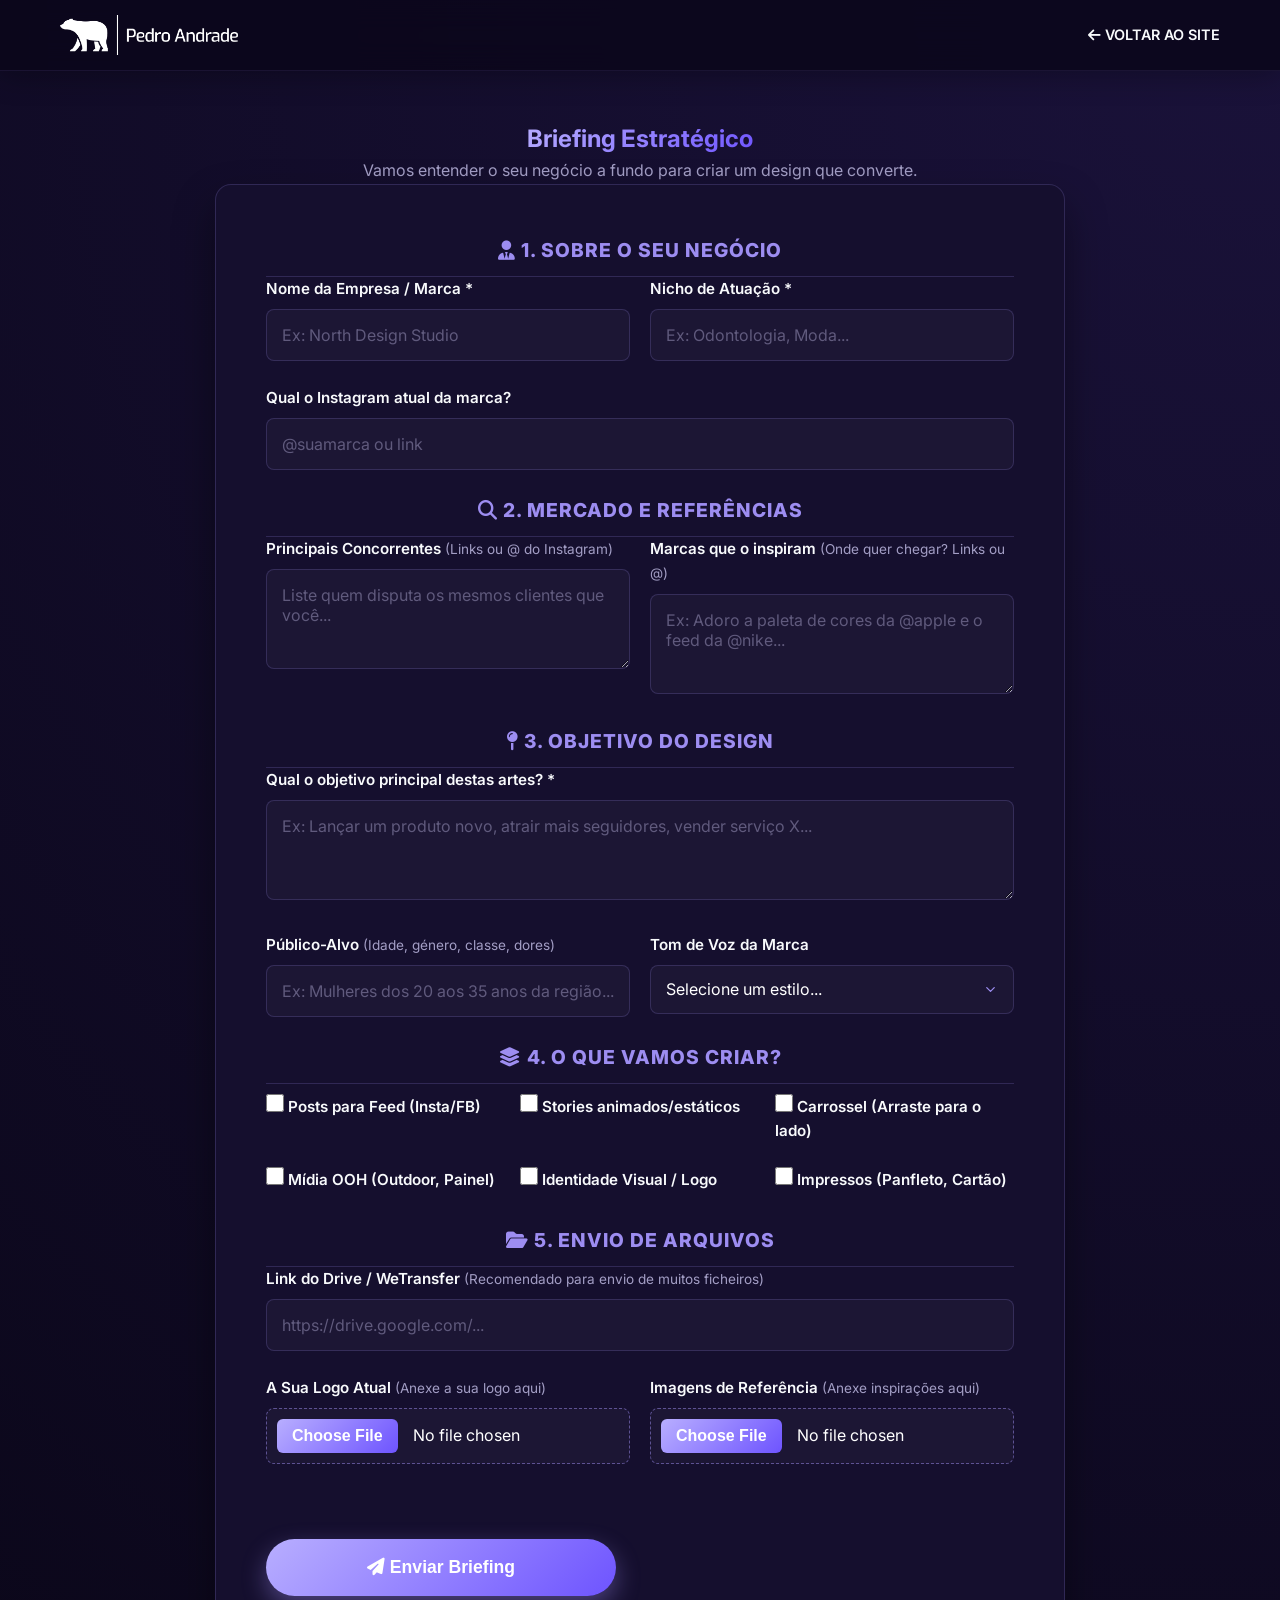
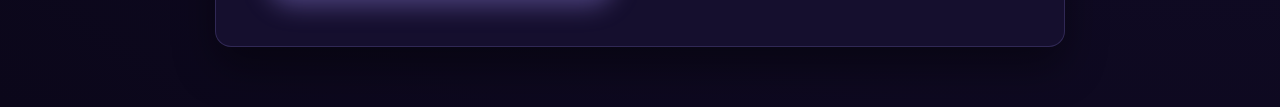
<file: briefing.html>
<!DOCTYPE html>
<html lang="pt-BR">

<head>
    <meta charset="UTF-8">
    <meta name="viewport" content="width=device-width, initial-scale=1.0">
    <title>Briefing Estratégico | North Design Studio</title>

    <link href="https://fonts.googleapis.com/css2?family=Inter:wght@300;400;600;800&display=swap" rel="stylesheet">
    <link rel="stylesheet" href="https://cdnjs.cloudflare.com/ajax/libs/font-awesome/6.4.0/css/all.min.css">

    <link rel="stylesheet" href="src/css/style.css">

    <link rel="stylesheet" href="src/css/briefing.css">
</head>

<body>

    <header class="navbar scrolled" id="navbar">
        <div class="nav-container">
            <a href="index.html" class="logo-link">
                <img src="src/img/perfil/logo site.png" alt="North Design Studio" class="logo-img" height="40"
                    style="filter: brightness(0) invert(1);">
            </a>
            <nav class="nav-links" style="display: flex;">
                <a href="index.html"><i class="fas fa-arrow-left"></i> Voltar ao site</a>
            </nav>
        </div>
    </header>

    <section class="briefing-section">
        <div class="container text-center">
            <h1 class="gradient-text mb-2">Briefing Estratégico</h1>
            <p class="mb-5" style="color: var(--text-muted);">Vamos entender o seu negócio a fundo para criar um design
                que converte.</p>

            <div class="form-container reveal active">

                <form action="https://formsubmit.co/contatopedrohaa@gmail.com" method="POST"
                    enctype="multipart/form-data">

                    <input type="hidden" name="_subject" value="🔥 NOVO BRIEFING: Projeto de Design">
                    <input type="hidden" name="_template" value="table">
                    <input type="hidden" name="_captcha" value="false">

                    <h3 class="form-section-title"><i class="fas fa-user-tie"></i> 1. Sobre o seu negócio</h3>

                    <div class="form-row">
                        <div class="form-group">
                            <label for="nome">Nome da Empresa / Marca *</label>
                            <input type="text" id="nome" name="Cliente" class="form-control"
                                placeholder="Ex: North Design Studio" required>
                        </div>
                        <div class="form-group">
                            <label for="nicho">Nicho de Atuação *</label>
                            <input type="text" id="nicho" name="Nicho" class="form-control"
                                placeholder="Ex: Odontologia, Moda..." required>
                        </div>
                    </div>

                    <div class="form-group">
                        <label for="instaCliente">Qual o Instagram atual da marca?</label>
                        <input type="text" id="instaCliente" name="Instagram" class="form-control"
                            placeholder="@suamarca ou link">
                    </div>

                    <h3 class="form-section-title"><i class="fas fa-search"></i> 2. Mercado e Referências</h3>

                    <div class="form-row">
                        <div class="form-group">
                            <label for="concorrentes">Principais Concorrentes <span>(Links ou @ do
                                    Instagram)</span></label>
                            <textarea id="concorrentes" name="Concorrentes" class="form-control"
                                placeholder="Liste quem disputa os mesmos clientes que você..."></textarea>
                        </div>
                        <div class="form-group">
                            <label for="inspiracoes">Marcas que o inspiram <span>(Onde quer chegar? Links ou
                                    @)</span></label>
                            <textarea id="inspiracoes" name="Inspiracoes" class="form-control"
                                placeholder="Ex: Adoro a paleta de cores da @apple e o feed da @nike..."></textarea>
                        </div>
                    </div>

                    <h3 class="form-section-title"><i class="fas fa-map-pin"></i> 3. Objetivo do Design</h3>

                    <div class="form-group">
                        <label for="objetivo">Qual o objetivo principal destas artes? *</label>
                        <textarea id="objetivo" name="Objetivo" class="form-control"
                            placeholder="Ex: Lançar um produto novo, atrair mais seguidores, vender serviço X..."
                            required></textarea>
                    </div>

                    <div class="form-row">
                        <div class="form-group">
                            <label for="publico">Público-Alvo <span>(Idade, género, classe, dores)</span></label>
                            <input type="text" id="publico" name="Publico_Alvo" class="form-control"
                                placeholder="Ex: Mulheres dos 20 aos 35 anos da região...">
                        </div>
                        <div class="form-group">
                            <label for="tomVoz">Tom de Voz da Marca</label>
                            <select id="tomVoz" name="Tom_de_Voz" class="form-control">
                                <option value="Não Definido">Selecione um estilo...</option>
                                <option value="Sério e Corporativo">Sério, Elegante e Corporativo</option>
                                <option value="Jovem e Descontraído">Jovem, Divertido e Descontraído</option>
                                <option value="Agressivo (Varejo)">Agressivo / Focado em Promoção (Varejo)</option>
                                <option value="Minimalista e Sofisticado">Minimalista e Sofisticado</option>
                            </select>
                        </div>
                    </div>

                    <h3 class="form-section-title"><i class="fas fa-layer-group"></i> 4. O que vamos criar?</h3>
                    <div class="form-group">
                        <div class="checkbox-grid">
                            <label class="checkbox-item"><input type="checkbox" name="Entregaveis[]" value="Post Feed">
                                Posts para Feed (Insta/FB)</label>
                            <label class="checkbox-item"><input type="checkbox" name="Entregaveis[]" value="Stories">
                                Stories animados/estáticos</label>
                            <label class="checkbox-item"><input type="checkbox" name="Entregaveis[]" value="Carrossel">
                                Carrossel (Arraste para o lado)</label>
                            <label class="checkbox-item"><input type="checkbox" name="Entregaveis[]" value="Mídia OOH">
                                Mídia OOH (Outdoor, Painel)</label>
                            <label class="checkbox-item"><input type="checkbox" name="Entregaveis[]"
                                    value="Identidade Visual"> Identidade Visual / Logo</label>
                            <label class="checkbox-item"><input type="checkbox" name="Entregaveis[]" value="Impressos">
                                Impressos (Panfleto, Cartão)</label>
                        </div>
                    </div>

                    <h3 class="form-section-title"><i class="fas fa-folder-open"></i> 5. Envio de Arquivos</h3>

                    <div class="form-group">
                        <label for="arquivosLink">Link do Drive / WeTransfer <span>(Recomendado para envio de muitos
                                ficheiros)</span></label>
                        <input type="url" id="arquivosLink" name="Link_Arquivos" class="form-control"
                            placeholder="https://drive.google.com/...">
                    </div>

                    <div class="form-row">
                        <div class="form-group">
                            <label for="logoUpload">A Sua Logo Atual <span>(Anexe a sua logo aqui)</span></label>
                            <input type="file" id="logoUpload" name="Anexo_Logo" class="form-control"
                                accept="image/*,.zip,.rar,.ai,.eps,.pdf">
                        </div>
                        <div class="form-group">
                            <label for="refUpload">Imagens de Referência <span>(Anexe inspirações aqui)</span></label>
                            <input type="file" id="refUpload" name="Anexo_Referencias" class="form-control"
                                accept="image/*,.zip,.rar">
                        </div>
                    </div>

                    <div class="form-group text-center" style="margin-top: 50px; margin-bottom: 0;">
                        <button type="submit" class="btn btn-primary"
                            style="width: 100%; max-width: 350px; border: none; font-size: 1.1rem; padding: 18px;">
                            <i class="fas fa-paper-plane"></i> Enviar Briefing
                        </button>
                    </div>

                </form>
            </div>
        </div>
    </section>

</body>

</html>
</file>
<file: src/css/style.css>
/* --- PALETA E VARIÁVEIS --- */
:root {
    --bg-dark: #0b071a;
    --bg-card: #150f2e;
    --text-main: #f8fafc;
    --text-muted: #a39ec5;
    --primary-color: #9d8df1;
    --primary-glow: rgba(157, 141, 241, 0.4);
    --gradient-accent: linear-gradient(135deg, #b8aeff 0%, #6e54ff 100%);
}

* {
    margin: 0;
    padding: 0;
    box-sizing: border-box;
    scroll-behavior: smooth;
}

body {
    font-family: 'Inter', sans-serif;
    background-color: var(--bg-dark);
    color: var(--text-main);
    line-height: 1.6;
    overflow-x: hidden;
}

/* EFEITO GLOW DO MOUSE */
#mouse-glow {
    position: fixed;
    top: 0;
    left: 0;
    width: 600px;
    height: 600px;
    background: radial-gradient(circle, rgba(110, 84, 255, 0.08) 0%, transparent 60%);
    border-radius: 50%;
    transform: translate(-50%, -50%);
    pointer-events: none;
    z-index: 1;
    transition: opacity 0.3s ease;
    opacity: 0;
}

.container {
    max-width: 1200px;
    margin: 0 auto;
    padding: 0 20px;
    position: relative;
    z-index: 10;
}

.gradient-text {
    background: var(--gradient-accent);
    -webkit-background-clip: text;
    -webkit-text-fill-color: transparent;
    display: inline-block;
}

.section-title {
    font-size: 2.5rem;
    font-weight: 800;
    margin-bottom: 3rem;
    text-align: center;
}

/* NAVBAR */
.navbar {
    position: fixed;
    top: 0;
    width: 100%;
    padding: 20px 0;
    z-index: 1000;
    transition: all 0.3s ease;
}

.navbar.scrolled {
    background: rgba(11, 7, 26, 0.85);
    backdrop-filter: blur(15px);
    padding: 15px 0;
    box-shadow: 0 4px 30px rgba(0, 0, 0, 0.3);
    border-bottom: 1px solid rgba(157, 141, 241, 0.1);
}

.nav-container {
    max-width: 1200px;
    margin: 0 auto;
    padding: 0 20px;
    display: flex;
    justify-content: space-between;
    align-items: center;
}

.logo-link {
    display: flex;
    align-items: center;
    text-decoration: none;
}

.logo-img {
    max-height: 45px;
    width: auto;
    transition: transform 0.3s ease;
    filter: brightness(0) invert(1);
}

.logo-img:hover {
    transform: scale(1.05);
}

.nav-links a {
    color: var(--text-main);
    text-decoration: none;
    margin-left: 30px;
    font-weight: 600;
    font-size: 0.9rem;
    text-transform: uppercase;
    transition: all 0.3s;
}

.nav-links a:hover {
    color: var(--primary-color);
    text-shadow: 0 0 10px var(--primary-glow);
}

.menu-btn {
    display: none;
    background: none;
    border: none;
    color: white;
    font-size: 1.5rem;
    cursor: pointer;
}

/* HERO SECTION */
.hero {
    height: 100vh;
    display: flex;
    align-items: center;
    justify-content: center;
    text-align: center;
    padding: 0 20px;
    background: radial-gradient(circle at top right, #1a123a 0%, var(--bg-dark) 100%);
    position: sticky;
    top: 0;
    z-index: 1;
}

.hero h1 {
    font-size: 4rem;
    line-height: 1.1;
    margin-bottom: 20px;
    max-width: 900px;
}

.hero .subtitle {
    font-size: 1.5rem;
    color: var(--text-muted);
    margin-bottom: 40px;
    height: 30px;
}

/* SEÇÕES GERAIS */
.about,
.portfolio,
.contact,
.curriculo {
    position: relative;
    z-index: 10;
    background-color: var(--bg-dark);
    border-top: 1px solid rgba(157, 141, 241, 0.05);
    padding: 120px 0;
}

.floating-element {
    animation: float 6s ease-in-out infinite;
}

@keyframes float {
    0% {
        transform: translateY(0px);
    }

    50% {
        transform: translateY(-15px);
    }

    100% {
        transform: translateY(0px);
    }
}

/* BOTÕES */
.btn {
    padding: 15px 35px;
    border-radius: 50px;
    font-weight: 600;
    text-decoration: none;
    transition: all 0.3s ease;
    display: inline-block;
    cursor: pointer;
    border: 1px solid transparent;
}

.btn-primary {
    background: var(--gradient-accent);
    color: white;
    box-shadow: 0 10px 25px var(--primary-glow);
}

.btn-primary:hover {
    transform: translateY(-3px);
    box-shadow: 0 15px 35px var(--primary-glow);
    border: 1px solid #fff;
}

.btn-outline {
    background: rgba(255, 255, 255, 0.03);
    color: var(--text-main);
    border: 1px solid rgba(157, 141, 241, 0.3);
    margin-left: 15px;
    backdrop-filter: blur(5px);
}

.btn-outline:hover {
    border-color: var(--primary-color);
    background: rgba(157, 141, 241, 0.1);
}

/* SOBRE MIM */
.about-grid {
    display: grid;
    grid-template-columns: 1fr 2fr;
    gap: 130px;
    align-items: start;
}

.about-text p {
    color: var(--text-muted);
    margin-bottom: 15px;
    font-size: 1.1rem;
}

.profile-wrapper {
    position: sticky;
    top: 120px;
    z-index: 20;
    width: 300px;
    height: 500px;
    margin: 0 auto;
    background: transparent;
    animation: float-profile 6s ease-in-out infinite;
}

.profile-img {
    width: 100%;
    height: 100%;
    object-fit: cover;
    position: relative;
    z-index: 20;
    -webkit-mask-image: linear-gradient(to bottom, black 60%, transparent 100%);
    mask-image: linear-gradient(to bottom, black 60%, transparent 100%);
}

@keyframes float-profile {
    0% {
        transform: translateY(0px);
    }

    50% {
        transform: translateY(-15px);
    }

    100% {
        transform: translateY(0px);
    }
}

.about-skills {
    position: absolute;
    top: 0;
    left: 0;
    width: 100%;
    height: 100%;
    pointer-events: none;
}

.skill-tag {
    position: absolute;
    background: var(--bg-card);
    padding: 12px 20px;
    border-radius: 8px;
    font-weight: 600;
    border: 1px solid rgba(157, 141, 241, 0.15);
    transition: all 0.3s ease;
    pointer-events: auto;
    white-space: nowrap;
    box-shadow: 0 4px 15px rgba(0, 0, 0, 0.3);
    animation: float-skill 4s ease-in-out infinite;
    z-index: 30;
    font-size: 0.9rem;
}

.skill-tag:hover {
    border-color: var(--primary-color);
    transform: scale(1.05);
    box-shadow: 0 5px 15px var(--primary-glow);
}

.skill-tag i {
    color: var(--primary-color);
    margin-right: 8px;
}

.skill-1 {
    top: 15%;
    left: -35%;
    animation-delay: 0s;
    z-index: 10;
}

.skill-2 {
    top: 40%;
    right: -45%;
    animation-delay: 1.5s;
    z-index: 30;
}

.skill-3 {
    bottom: 25%;
    left: -25%;
    animation-delay: 0.7s;
    z-index: 30;
}

.skill-4 {
    bottom: 5%;
    right: -30%;
    animation-delay: 2.2s;
    z-index: 30;
}

@keyframes float-skill {
    0% {
        transform: translateY(0px);
    }

    50% {
        transform: translateY(-8px);
    }

    100% {
        transform: translateY(0px);
    }
}

/* PORTFÓLIO E CARROSSÉIS */
.carousel-viewport {
    width: 100%;
    overflow-x: auto;
    scroll-behavior: auto;
    position: relative;
    padding-bottom: 20px;
    mask-image: linear-gradient(to right, transparent, black 5%, black 95%, transparent);
    -webkit-mask-image: linear-gradient(to right, transparent, black 5%, black 95%, transparent);
    cursor: grab;
    -ms-overflow-style: none;
    scrollbar-width: none;
}

.carousel-viewport::-webkit-scrollbar {
    display: none;
}

.carousel-viewport:active {
    cursor: grabbing;
}

.carousel-track {
    display: flex;
    gap: 20px;
    width: max-content;
    padding: 10px 0;
}

#track-web {
    min-width: 100%;
    justify-content: center;
}

.card-horizontal {
    width: 320px;
    flex-shrink: 0;
    margin-bottom: 0;
    background: var(--bg-card);
    border-radius: 16px;
    overflow: hidden;
    transition: all 0.4s cubic-bezier(0.175, 0.885, 0.32, 1.275);
    border: 1px solid rgba(157, 141, 241, 0.1);
}

.card-horizontal:hover {
    transform: translateY(-10px) scale(1.02);
    box-shadow: 0 20px 40px rgba(0, 0, 0, 0.5);
    border-color: rgba(157, 141, 241, 0.5);
}

.card-horizontal .card-img {
    height: 320px;
    background-size: cover;
    background-position: center;
    border-bottom: 1px solid rgba(255, 255, 255, 0.05);
}

.card-body {
    padding: 30px;
}

.card-horizontal h3 {
    font-size: 1.2rem;
    margin-bottom: 5px;
}

.badge {
    background: rgba(157, 141, 241, 0.15);
    color: var(--primary-color);
    padding: 5px 12px;
    border-radius: 20px;
    font-size: 0.8rem;
    font-weight: 800;
    text-transform: uppercase;
    display: inline-block;
    margin-bottom: 15px;
    border: 1px solid rgba(157, 141, 241, 0.3);
}

/* MODAIS */
.modal-overlay {
    position: fixed;
    top: 0;
    left: 0;
    width: 100%;
    height: 100%;
    background: rgba(11, 7, 26, 0.95);
    backdrop-filter: blur(10px);
    z-index: 2000;
    display: flex;
    justify-content: center;
    align-items: center;
    opacity: 0;
    visibility: hidden;
    transition: all 0.4s cubic-bezier(0.4, 0, 0.2, 1);
}

.modal-overlay.ativo {
    opacity: 1;
    visibility: visible;
}

.modal-content {
    background: var(--bg-card);
    width: 90%;
    max-height: 85vh;
    border-radius: 20px;
    border: 1px solid rgba(157, 141, 241, 0.2);
    box-shadow: 0 25px 50px rgba(0, 0, 0, 0.8);
    overflow-y: auto;
    position: relative;
    transform: translateY(30px) scale(0.95);
    transition: all 0.4s cubic-bezier(0.4, 0, 0.2, 1);
}

.modal-overlay.ativo .modal-content {
    transform: translateY(0) scale(1);
}

.fechar-btn {
    position: absolute;
    top: 20px;
    right: 25px;
    background: rgba(157, 141, 241, 0.1);
    border: 1px solid rgba(157, 141, 241, 0.3);
    color: white;
    font-size: 1.5rem;
    width: 40px;
    height: 40px;
    border-radius: 50%;
    cursor: pointer;
    transition: all 0.3s;
    display: flex;
    align-items: center;
    justify-content: center;
    z-index: 10;
}

.fechar-btn:hover {
    background: var(--primary-color);
    transform: rotate(90deg);
}

.modal-behance {
    max-width: 1000px;
    padding: 0;
    overflow-x: hidden;
}

.modal-behance .modal-header {
    padding: 40px 20px 20px;
    margin-bottom: 0;
    background: var(--bg-card);
    text-align: center;
    border-bottom: 1px solid rgba(255, 255, 255, 0.05);
}

/* GRID 60 COLUNAS DO MODAL */
.dynamic-grid {
    display: grid;
    grid-template-columns: repeat(60, 1fr);
    gap: 15px;
    padding: 20px;
    background: #0a0715;
    align-items: stretch;
}

.dynamic-grid img {
    width: 100%;
    height: 100%;
    object-fit: cover;
    border-radius: 8px;
    cursor: zoom-in;
    transition: transform 0.2s, box-shadow 0.2s;
    border: 1px solid rgba(255, 255, 255, 0.05);
}

.dynamic-grid img:hover {
    transform: scale(1.02);
    box-shadow: 0 10px 20px rgba(0, 0, 0, 0.5);
    border-color: var(--primary-color);
}

.modal-iframe {
    width: 95%;
    max-width: 1400px;
    height: 90vh;
    padding: 50px 10px 10px 10px;
    display: flex;
    flex-direction: column;
    background: var(--bg-dark);
}

.iframe-wrapper {
    flex-grow: 1;
    width: 100%;
    background: #ffffff;
    border-radius: 12px;
    overflow: hidden;
}

.iframe-wrapper iframe {
    width: 100%;
    height: 100%;
}

.lightbox-overlay {
    position: fixed;
    top: 0;
    left: 0;
    width: 100%;
    height: 100%;
    background: rgba(0, 0, 0, 0.95);
    backdrop-filter: blur(10px);
    z-index: 3000;
    display: flex;
    justify-content: center;
    align-items: center;
    opacity: 0;
    visibility: hidden;
    transition: opacity 0.3s;
    cursor: zoom-out;
}

.lightbox-overlay.ativo {
    opacity: 1;
    visibility: visible;
}

.lightbox-overlay img {
    max-width: 95%;
    max-height: 95vh;
    border-radius: 4px;
    box-shadow: 0 0 50px rgba(0, 0, 0, 0.8);
}

.modal-content::-webkit-scrollbar {
    width: 8px;
}

.modal-content::-webkit-scrollbar-track {
    background: var(--bg-dark);
    border-radius: 10px;
}

.modal-content::-webkit-scrollbar-thumb {
    background: var(--primary-color);
    border-radius: 10px;
}

/* CONTATO & FOOTER */
.contact-actions {
    display: flex;
    justify-content: center;
    margin: 40px 0 80px;
}

.text-center {
    text-align: center;
}

footer {
    border-top: 1px solid rgba(255, 255, 255, 0.05);
    padding-top: 30px;
    color: var(--text-muted);
}

/* ANIMAÇÕES REVEAL */
.reveal {
    opacity: 0;
    transform: translateY(50px);
    transition: all 0.8s cubic-bezier(0.25, 1, 0.5, 1);
}

.reveal.active {
    opacity: 1;
    transform: translateY(0);
}

.delay-1 {
    transition-delay: 0.2s;
}

.delay-2 {
    transition-delay: 0.4s;
}

.delay-3 {
    transition-delay: 0.6s;
}

/* =========================================================
   ESTILOS DO CURRÍCULO WEB
   ========================================================= */
.curriculo {
    background-color: var(--bg-dark);
}

.curriculo-page {
    padding-top: 150px;
}

/* Mantém espaço normal no PC */
.curriculo-header-web {
    display: flex;
    justify-content: space-between;
    align-items: center;
    margin-bottom: 40px;
}

.print-btn {
    display: flex;
    align-items: center;
    gap: 10px;
    font-size: 0.9rem;
    padding: 10px 25px;
}

.curriculo-box {
    background: var(--bg-card);
    border-radius: 12px;
    padding: 50px;
    border: 1px solid rgba(157, 141, 241, 0.2);
    box-shadow: 0 20px 40px rgba(0, 0, 0, 0.3);
}

.cv-header {
    text-align: center;
    margin-bottom: 30px;
}

.cv-header h1 {
    font-size: 2.5rem;
    margin-bottom: 5px;
    color: #fff;
}

.cv-subtitle {
    color: var(--primary-color);
    font-weight: 600;
    font-size: 1.1rem;
    margin-bottom: 20px;
}

.cv-contact {
    display: flex;
    justify-content: center;
    flex-wrap: nowrap;
    gap: 12px;
    color: var(--text-muted);
    font-size: 0.85rem;
    overflow-x: hidden;
    padding: 0 6px;
}

.cv-contact span {
    white-space: nowrap;
    font-size: 0.85rem;
}

.cv-contact i {
    color: var(--primary-color);
    margin-right: 5px;
}

.cv-divider {
    border-color: rgba(157, 141, 241, 0.2);
    margin: 30px 0;
}

.cv-grid {
    display: grid;
    grid-template-columns: 2fr 1fr;
    gap: 40px;
}

.cv-title {
    color: #fff;
    font-size: 1.2rem;
    margin-bottom: 20px;
    padding-bottom: 10px;
    border-bottom: 2px solid rgba(157, 141, 241, 0.3);
    display: flex;
    align-items: center;
    gap: 10px;
}

.cv-title i {
    color: var(--primary-color);
}

.cv-section {
    margin-bottom: 30px;
}

.cv-section p {
    color: var(--text-muted);
    text-align: justify;
    font-size: 0.95rem;
}

.cv-item {
    margin-bottom: 25px;
}

.cv-item-header {
    display: flex;
    justify-content: space-between;
    align-items: center;
    margin-bottom: 5px;
}

.cv-item-header h5 {
    color: #fff;
    font-size: 1.05rem;
    margin: 0;
}

.cv-date {
    color: #000;
    font-size: 0.8rem;
    font-weight: 600;
    background: var(--primary-color);
    padding: 3px 10px;
    border-radius: 20px;
}

.cv-company {
    display: block;
    color: var(--text-muted);
    font-weight: 600;
    margin-bottom: 8px;
    font-size: 0.9rem;
}

.cv-item ul,
.cv-list {
    padding-left: 20px;
    color: var(--text-muted);
    font-size: 0.9rem;
}

.cv-item ul li,
.cv-list li {
    margin-bottom: 6px;
}

.skill-group h6 {
    color: #fff;
    margin-bottom: 10px;
    font-size: 0.95rem;
}

.cv-tags {
    display: flex;
    flex-wrap: wrap;
    gap: 8px;
}

.cv-tags span {
    background: rgba(157, 141, 241, 0.1);
    border: 1px solid rgba(157, 141, 241, 0.3);
    padding: 4px 10px;
    border-radius: 6px;
    font-size: 0.8rem;
    color: var(--text-muted);
}

/* =========================================================
   RESPONSIVIDADE GERAL (Ajustes para todos os ecrãs)
   ========================================================= */

/* 1. Laptops e Tablets Grandes (até 1024px) */
@media (max-width: 1024px) {
    .about-grid {
        gap: 50px;
    }

    .hero h1 {
        font-size: 3.2rem;
    }

    .hero .subtitle {
        font-size: 1.3rem;
    }

    .profile-wrapper {
        width: 280px;
        height: 460px;
    }
}

/* 2. Tablets e iPads (até 900px) */
@media (max-width: 900px) {
    .about-grid {
        grid-template-columns: 1fr;
        gap: 40px;
        text-align: center;
    }

    .about-text {
        order: -1;
        margin-bottom: 10px;
    }

    .profile-wrapper {
        position: relative;
        top: 0;
        width: 280px;
        height: 380px;
        margin: 0 auto;
    }

    .about-skills {
        position: absolute;
        top: 0;
        left: 0;
        width: 100%;
        height: 100%;
        display: block;
        pointer-events: none;
        margin-top: 0;
        z-index: auto;
    }

    .skill-tag {
        position: absolute;
        animation: float-skill 4s ease-in-out infinite;
        white-space: nowrap;
        width: auto;
        font-size: 0.75rem;
        padding: 8px 12px;
    }

    .skill-1 {
        top: 10%;
        left: -10px;
        z-index: 10;
    }

    .skill-2 {
        top: 40%;
        right: -10px;
        z-index: 30;
    }

    .skill-3 {
        bottom: 25%;
        left: -5px;
        z-index: 30;
    }

    .skill-4 {
        bottom: 5%;
        right: -5px;
        z-index: 30;
    }

    /* Ajustes específicos do grid do Currículo */
    .cv-grid {
        grid-template-columns: 1fr;
        gap: 30px;
    }

    .curriculo-box {
        padding: 30px;
    }
}

/* 3. Telemóveis padrão (até 768px) */
@media (max-width: 768px) {
    .hero h1 {
        font-size: 2.2rem;
    }

    .hero .subtitle {
        font-size: 1.1rem;
        height: auto;
        min-height: 40px;
    }

    .section-title {
        font-size: 1.8rem;
        margin-bottom: 2rem;
    }

    .about,
    .portfolio,
    .contact,
    .curriculo {
        padding: 80px 0;
    }

    .hero-buttons {
        flex-direction: column;
        gap: 15px;
        align-items: center;
    }

    .hero-buttons .btn {
        width: 100%;
        margin-left: 0;
        max-width: 280px;
    }

    .menu-btn {
        display: block;
        z-index: 1001;
    }

    .nav-links {
        position: fixed;
        top: 0;
        right: -100%;
        height: 100vh;
        width: 70%;
        background: var(--bg-card);
        flex-direction: column;
        display: flex;
        justify-content: center;
        align-items: center;
        transition: right 0.4s ease-in-out;
        box-shadow: -10px 0 30px rgba(0, 0, 0, 0.8);
        z-index: 1000;
    }

    .nav-links.active {
        right: 0;
    }

    .nav-links a {
        margin: 20px 0;
        font-size: 1.2rem;
        margin-left: 0;
    }

    .fechar-btn {
        top: 10px;
        right: 10px;
        width: 35px;
        height: 35px;
        font-size: 1.2rem;
    }

    .modal-iframe {
        padding: 40px 10px 10px 10px;
    }

    .dynamic-grid img {
        grid-column: span 60 !important;
    }

    #mouse-glow {
        display: none;
    }

    /* =====================================================
       RESPONSIVIDADE ESPECÍFICA DA PÁGINA DO CURRÍCULO 
       ===================================================== */
    .curriculo-page {
        padding-top: 100px;
    }

    /* Ajuste fino do teto no mobile */
    .curriculo-box {
        padding: 20px 15px;
    }

    /* Menos margem interna para dar espaço ao texto */
    .cv-header h1 {
        font-size: 1.6rem;
        word-break: break-word;
    }

    /* Evita que o nome quebre o ecrã */
    .cv-subtitle {
        font-size: 0.95rem;
    }

    .cv-contact {
        flex-direction: row;
        align-items: center;
        flex-wrap: nowrap;
        gap: 10px;
        font-size: 0.82rem;
        overflow-x: hidden;
        padding: 0 4px;
    }

    .cv-contact span {
        white-space: nowrap;
        font-size: 0.82rem;
    }

    .curriculo-header-web {
        flex-direction: column;
        gap: 15px;
        text-align: center;
        margin-bottom: 25px;
    }

    .print-btn {
        width: 100%;
        justify-content: center;
    }
}

/* 4. Telemóveis muito pequenos (até 480px) */
@media (max-width: 480px) {
    .card-horizontal {
        width: 280px;
    }

    .profile-wrapper {
        width: 240px;
        height: 320px;
    }

    .skill-tag {
        font-size: 0.65rem;
        padding: 6px 10px;
    }
}

/* =========================================================
   IMPRESSÃO — PDF com texto selecionável (ATS-friendly)
   ========================================================= */
@media print {
    @page {
        size: A4 portrait;
        margin: 6mm 8mm;
    }

    html,
    body {
        width: 100% !important;
        background: #ffffff !important;
        color: #000 !important;
        margin: 0 !important;
        padding: 0 !important;
        font-family: 'Segoe UI', Arial, sans-serif !important;
        font-size: 9.5pt !important;
        -webkit-print-color-adjust: exact;
        print-color-adjust: exact;
    }

    .navbar,
    .curriculo-header-web,
    footer,
    button,
    .hero,
    .about,
    .portfolio,
    .contact,
    #mouse-glow {
        display: none !important;
    }

    .fas,
    .fab,
    .fa,
    i.fas,
    i.fab,
    i.fa {
        display: none !important;
    }

    * {
        filter: none !important;
        backdrop-filter: none !important;
        box-shadow: none !important;
        text-shadow: none !important;
    }

    .gradient-text {
        background: none !important;
        background-clip: unset !important;
        -webkit-background-clip: unset !important;
        -webkit-text-fill-color: unset !important;
        color: #000 !important;
    }

    #curriculo,
    .curriculo-page,
    .container,
    .curriculo-box {
        padding: 0 !important;
        margin: 0 !important;
        border: none !important;
        background: transparent !important;
        width: 100% !important;
        max-width: 100% !important;
    }

    h1,
    h2,
    h3,
    h4,
    h5,
    h6,
    p,
    li,
    span,
    a,
    div {
        color: #000000 !important;
        letter-spacing: normal !important;
        text-decoration: none !important;
        transform: none !important;
        opacity: 1 !important;
        -webkit-user-select: text !important;
        user-select: text !important;
    }

    .cv-header {
        margin-bottom: 6px !important;
        border-bottom: 1px solid #000 !important;
        padding-bottom: 4px !important;
    }

    .cv-header h1 {
        font-size: 16pt !important;
        font-weight: 700 !important;
        margin: 0 0 1px 0 !important;
        line-height: 1.1 !important;
        text-transform: none !important;
        letter-spacing: 0 !important;
    }

    .cv-subtitle {
        font-size: 10pt !important;
        font-weight: 400 !important;
        color: #333 !important;
        margin: 0 0 3px 0 !important;
        line-height: 1.1 !important;
    }

    .cv-contact {
        display: block !important;
        font-size: 8pt !important;
        line-height: 1.4 !important;
        margin: 0 !important;
        -webkit-user-select: text !important;
        user-select: text !important;
    }

    .cv-contact span {
        display: inline !important;
        margin-right: 6px !important;
        color: #000 !important;
        -webkit-user-select: text !important;
        user-select: text !important;
    }

    .cv-contact span::after {
        content: " • ";
        margin-left: 6px;
        color: #000 !important;
    }

    .cv-contact span:last-child::after {
        content: "";
    }

    .cv-divider {
        display: none !important;
    }

    .cv-divider {
        display: none !important;
    }

    .cv-grid {
        display: block !important;
        margin-top: 5px !important;
    }

    .cv-main {
        display: block !important;
        width: 100% !important;
        margin-bottom: 6px !important;
    }

    .cv-sidebar {
        display: block !important;
        width: 100% !important;
    }

    .cv-title {
        font-size: 10pt !important;
        text-transform: uppercase !important;
        border-bottom: none !important;
        padding-bottom: 2px !important;
        margin: 5px 0 3px 0 !important;
        font-weight: 700 !important;
        display: block !important;
        line-height: 1.2 !important;
        letter-spacing: 0 !important;
        color: #000 !important;
        border-top: 2px solid #000 !important;
        padding-top: 4px !important;
    }

    .cv-section {
        margin-bottom: 4px !important;
    }

    .cv-section:first-of-type {
        margin-bottom: 4px !important;
    }

    .cv-section p {
        font-size: 9pt !important;
        line-height: 1.4 !important;
        margin: 2px 0 2px 0 !important;
        text-align: justify !important;
        color: #333 !important;
    }

    .cv-item {
        margin-bottom: 4px !important;
        page-break-inside: avoid !important;
    }

    .cv-item-header {
        display: flex !important;
        justify-content: space-between !important;
        align-items: baseline !important;
        margin-bottom: 1px !important;
        gap: 10px !important;
    }

    .cv-item-header h5 {
        font-size: 9pt !important;
        font-weight: 600 !important;
        margin: 0 !important;
        color: #000 !important;
        line-height: 1.2 !important;
        flex: 1 !important;
    }

    .cv-date {
        font-size: 8pt !important;
        font-weight: 600 !important;
        color: #000 !important;
        background: transparent !important;
        padding: 3px 8px !important;
        border: 1px solid #000 !important;
        border-radius: 50px !important;
        flex-shrink: 0 !important;
    }

    .cv-company {
        font-size: 8.5pt !important;
        font-style: italic !important;
        margin-bottom: 2px !important;
        color: #555 !important;
        display: block !important;
        line-height: 1.2 !important;
    }

    .cv-item ul,
    .cv-list {
        padding-left: 16px !important;
        margin: 2px 0 !important;
    }

    .cv-item ul li,
    .cv-list li {
        font-size: 8.5pt !important;
        margin-bottom: 2px !important;
        line-height: 1.3 !important;
        color: #333 !important;
    }

    .skill-group {
        margin-bottom: 4px !important;
        display: block !important;
        page-break-inside: avoid !important;
    }

    .skill-group h6 {
        font-size: 8pt !important;
        font-weight: 700 !important;
        display: block !important;
        margin: 0 0 1px 0 !important;
        color: #000 !important;
        line-height: 1.15 !important;
        border-bottom: 0.8px solid #bbb !important;
        padding-bottom: 1px !important;
    }

    .cv-tags {
        display: block !important;
        margin-bottom: 2px !important;
    }

    .cv-tags span {
        display: inline-block !important;
        background: transparent !important;
        border: none !important;
        padding: 0.5px 3px 0.5px 0 !important;
        font-size: 7pt !important;
        color: #1a1a1a !important;
        line-height: 1.25 !important;
    }

    .cv-tags span::after {
        content: "" !important;
    }

    .cv-tags span::before {
        content: "• " !important;
        color: #999 !important;
        margin-right: 2px !important;
    }

    .cv-tags span:first-child::before {
        content: "" !important;
    }

    .mt-3 {
        margin-top: 5px !important;
    }
}
</file>
<file: src/css/briefing.css>
.briefing-section { padding: 120px 20px 60px; min-height: 100vh; background: radial-gradient(circle at top right, #1a123a 0%, var(--bg-dark) 100%); }
        .form-container { max-width: 850px; margin: 0 auto; background: var(--bg-card); padding: 50px; border-radius: 16px; border: 1px solid rgba(157, 141, 241, 0.2); box-shadow: 0 20px 40px rgba(0,0,0,0.4); }
        
        .form-section-title { color: var(--primary-color); font-size: 1.2rem; font-weight: 800; text-transform: uppercase; letter-spacing: 1px; margin-bottom: 500px 0 20px; border-bottom: 1px solid rgba(157, 141, 241, 0.2); padding-bottom: 10px; }
        .form-section-title:first-child { margin-top: 0; }
        
        .form-group { margin-bottom: 25px; text-align: left; }
        .form-row { display: grid; grid-template-columns: 1fr 1fr; gap: 20px; }
        
        .form-group label { display: block; margin-bottom: 8px; color: var(--text-main); font-weight: 600; font-size: 0.95rem; }    
        .form-group label span { color: var(--text-muted); font-weight: 400; font-size: 0.85rem; }
        
        /* Inputs e Textareas */
        .form-control { width: 100%; padding: 15px; background: rgba(255, 255, 255, 0.03); border: 1px solid rgba(157, 141, 241, 0.2); border-radius: 8px; color: #fff; font-family: 'Inter', sans-serif; font-size: 1rem; transition: all 0.3s ease; }
        .form-control:focus { outline: none; border-color: var(--primary-color); box-shadow: 0 0 15px var(--primary-glow); background: rgba(0, 0, 0, 0.2); }
        .form-control::placeholder { color: rgba(163, 158, 197, 0.5); }
        textarea.form-control { resize: vertical; min-height: 100px; }
        
        /* Estilo do Select (Caixa de opções) */
        select.form-control { appearance: none; background-image: url("data:image/svg+xml;charset=UTF-8,%3csvg xmlns='http://www.w3.org/2000/svg' viewBox='0 0 24 24' fill='none' stroke='%239d8df1' stroke-width='2' stroke-linecap='round' stroke-linejoin='round'%3e%3cpolyline points='6 9 12 15 18 9'%3e%3c/polyline%3e%3c/svg%3e"); background-repeat: no-repeat; background-position: right 15px center; background-size: 15px; cursor: pointer; }
        select.form-control option { background: var(--bg-card); color: #fff; }

        /* Estilo para o Input de Arquivo (Upload) */
        input[type="file"].form-control { padding: 10px; border: 1px dashed rgba(157, 141, 241, 0.5); cursor: pointer; }
        input[type="file"]::-webkit-file-upload-button { background: var(--gradient-accent); color: white; border: none; padding: 8px 15px; border-radius: 6px; font-weight: 600; cursor: pointer; margin-right: 15px; transition: 0.3s; }
        input[type="file"]::-webkit-file-upload-button:hover { box-shadow: 0 0 10px var(--primary-glow); }

        /* Checkboxes */
        .checkbox-grid { appearance: none; border-radius: 15px; display: grid; grid-template-columns: repeat(auto-fill, minmax(200px, 1fr)); gap: 15px; margin-top: 10px; }
        .checkbox-item { appearance: none; display: flex; align-items: center; gap: 10px; color: var(--text-muted); cursor: pointer; transition: color 0.2s;  }
        .checkbox-item:hover { color: var(--primary-color); }
        .checkbox-item input { accent-color: var(--primary-color); width: 18px; height: 18px; cursor: pointer; }

        /* Responsividade para telemóvel */
        @media (max-width: 768px) {
            .form-container { padding: 30px 20px; }
            .form-row { grid-template-columns: 1fr; gap: 0; }
        }
</file>
